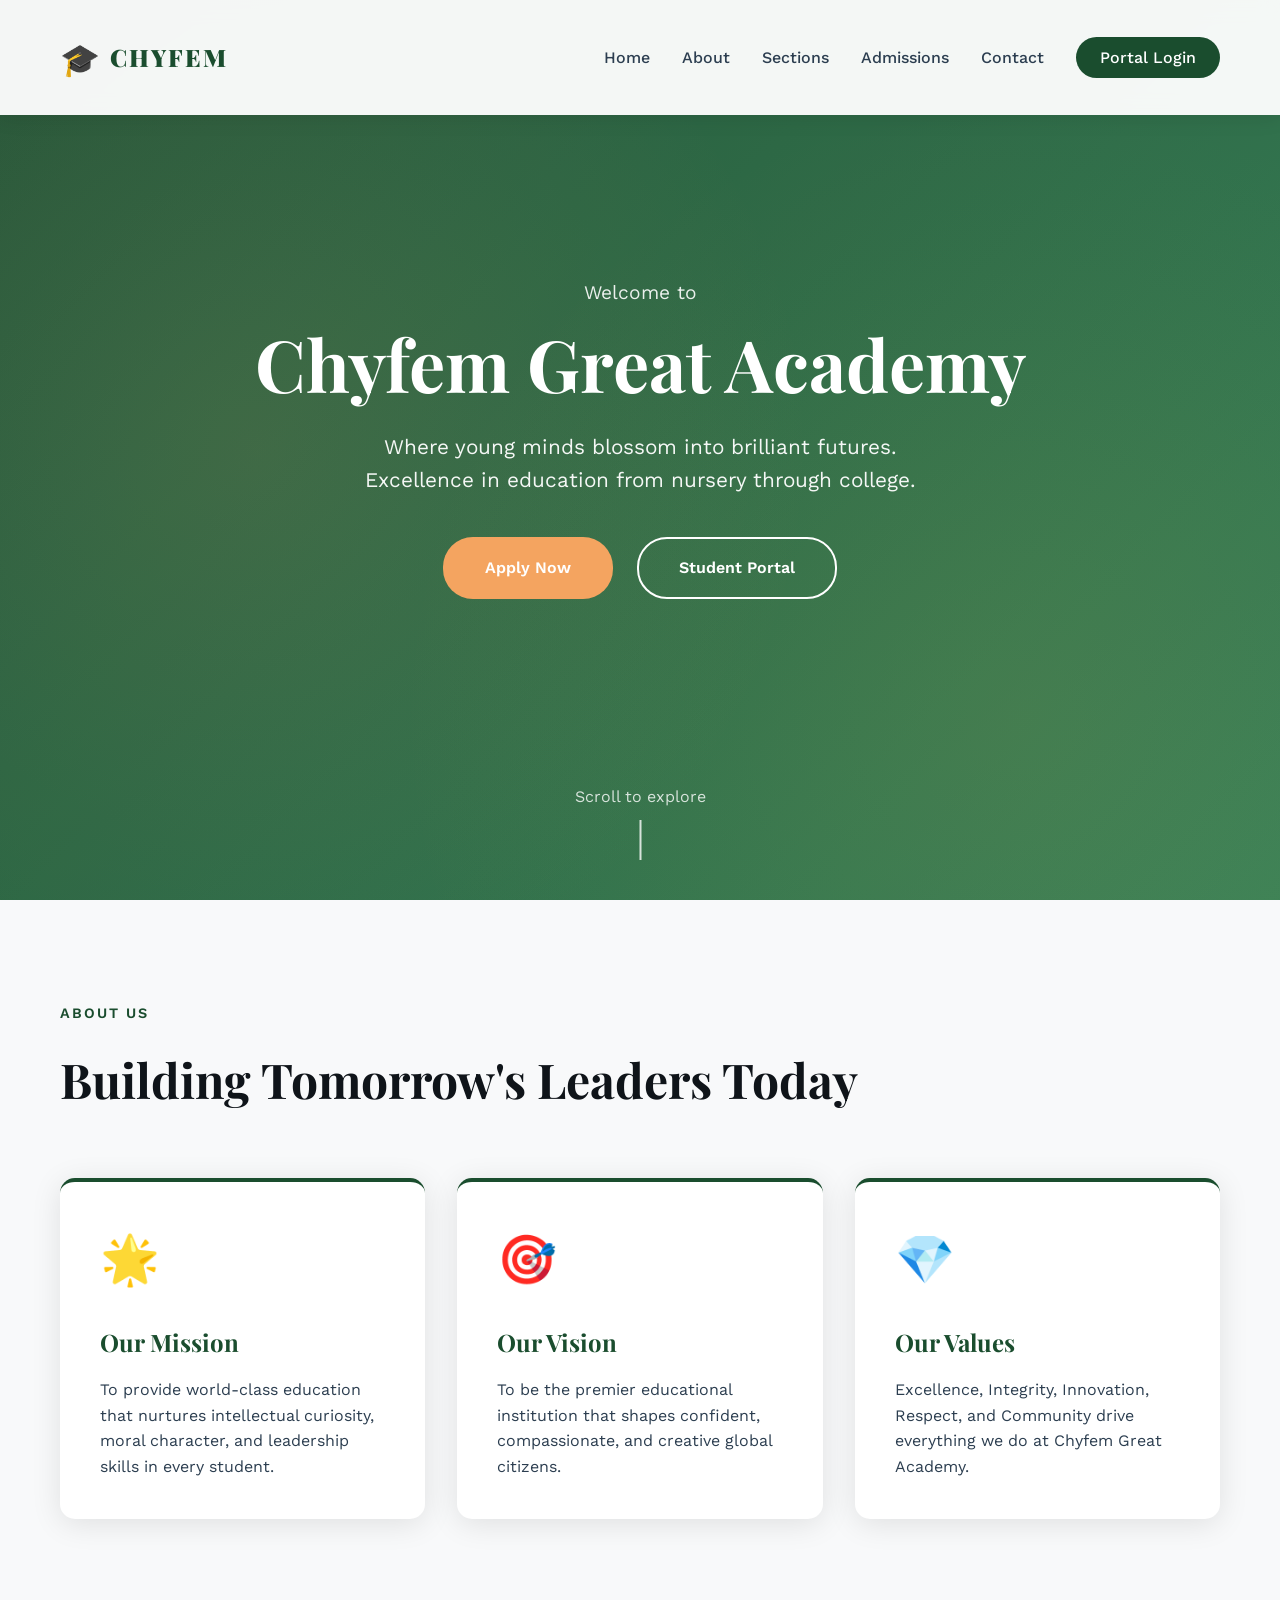
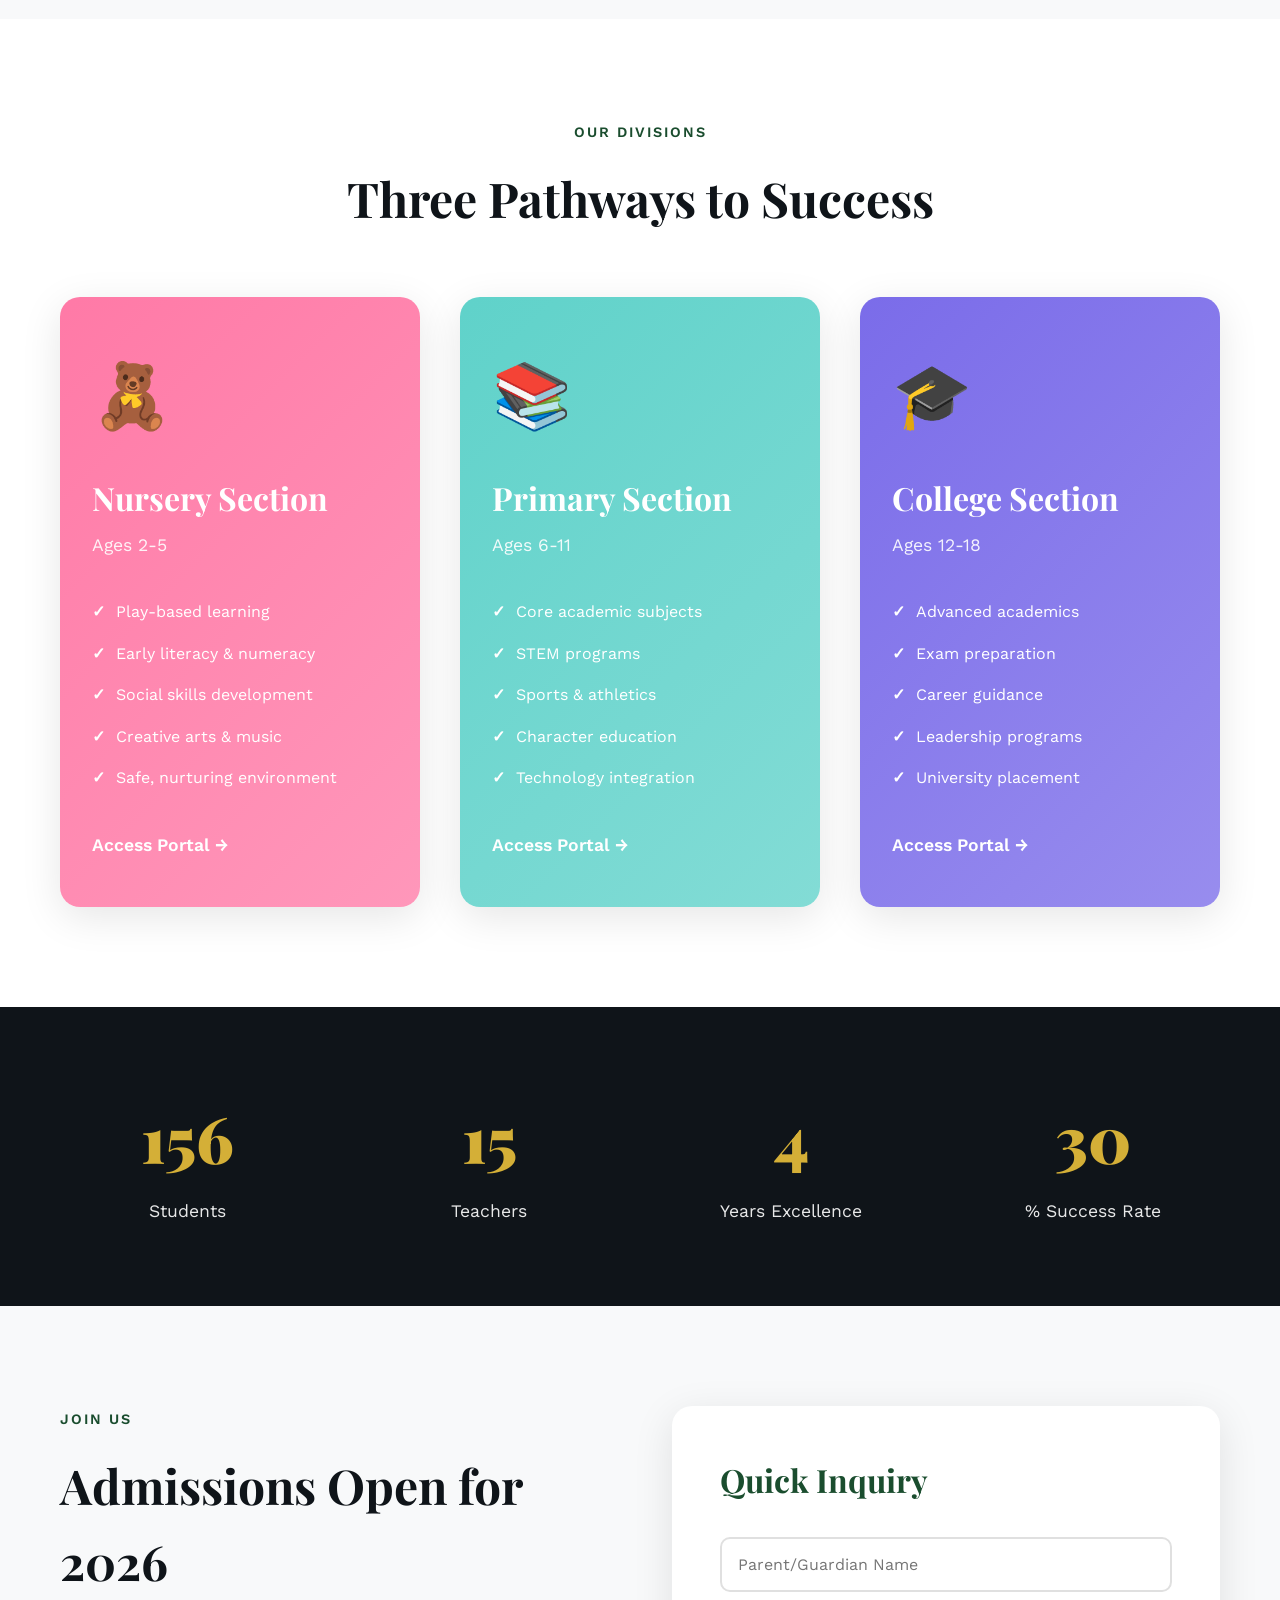
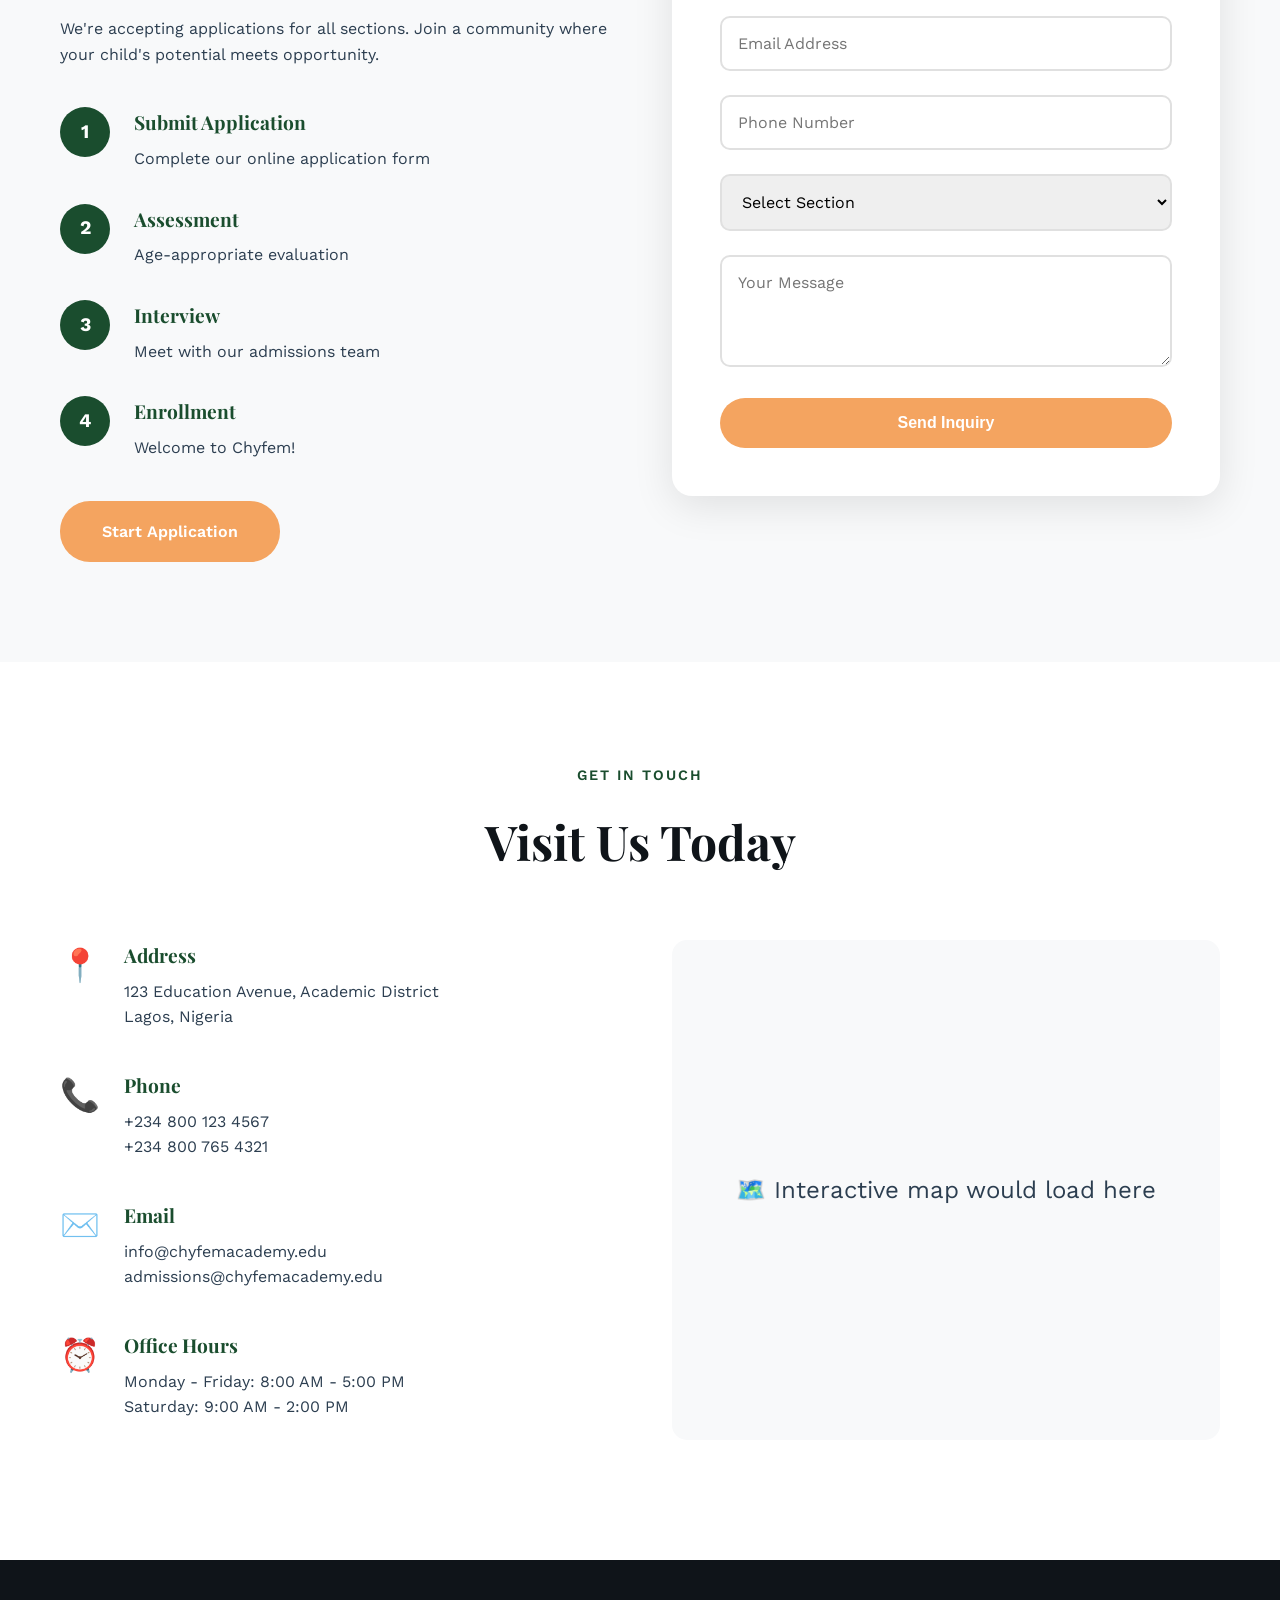
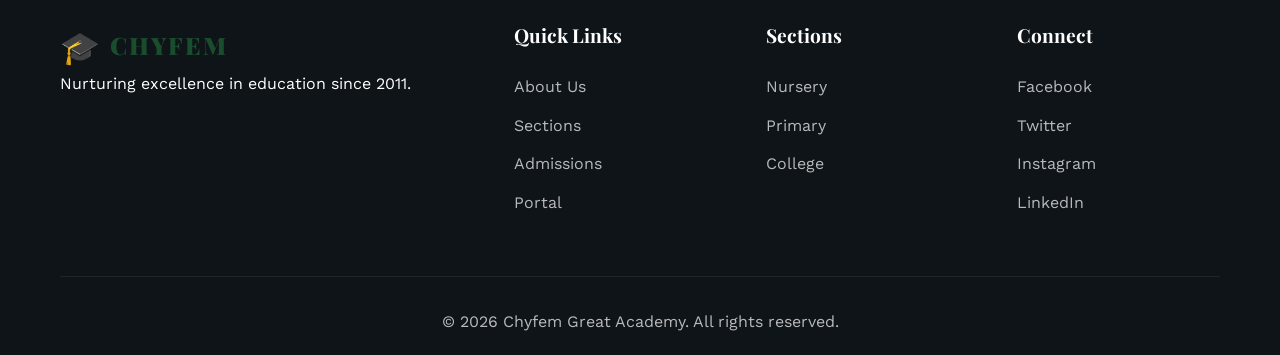
<file: index.html>
<!DOCTYPE html>
<html lang="en">
<head>
    <meta charset="UTF-8">
    <meta name="viewport" content="width=device-width, initial-scale=1.0">
    <title>Chyfem Great Academy - Nurturing Excellence</title>
    <link rel="stylesheet" href="styles.css">
    <link href="https://fonts.googleapis.com/css2?family=Playfair+Display:wght@400;600;700;900&family=Work+Sans:wght@300;400;500;600&display=swap" rel="stylesheet">
</head>
<body>
    <!-- Navigation -->
    <nav class="navbar">
        <div class="container">
            <div class="nav-brand">
                <div class="logo">
                    <span class="logo-icon">🎓</span>
                    <span class="logo-text">CHYFEM</span>
                </div>
            </div>
            <div class="nav-menu" id="navMenu">
                <a href="#home" class="nav-link">Home</a>
                <a href="#about" class="nav-link">About</a>
                <a href="#sections" class="nav-link">Sections</a>
                <a href="#admissions" class="nav-link">Admissions</a>
                <a href="#contact" class="nav-link">Contact</a>
                <a href="portal.html" class="nav-link nav-portal">Portal Login</a>
            </div>
            <div class="nav-toggle" id="navToggle">
                <span></span>
                <span></span>
                <span></span>
            </div>
        </div>
    </nav>

    <!-- Hero Section -->
    <section id="home" class="hero">
        <div class="hero-background"></div>
        <div class="container">
            <div class="hero-content">
                <h1 class="hero-title">
                    <span class="hero-subtitle">Welcome to</span>
                    Chyfem Great Academy
                </h1>
                <p class="hero-description">Where young minds blossom into brilliant futures. Excellence in education from nursery through college.</p>
                <div class="hero-buttons">
                    <a href="#admissions" class="btn btn-primary">Apply Now</a>
                    <a href="portal.html" class="btn btn-secondary">Student Portal</a>
                </div>
            </div>
        </div>
        <div class="hero-scroll">
            <span>Scroll to explore</span>
            <div class="scroll-indicator"></div>
        </div>
    </section>

    <!-- About Section -->
    <section id="about" class="about">
        <div class="container">
            <div class="section-header">
                <span class="section-label">About Us</span>
                <h2 class="section-title">Building Tomorrow's Leaders Today</h2>
            </div>
            <div class="about-grid">
                <div class="about-card">
                    <div class="about-icon">🌟</div>
                    <h3>Our Mission</h3>
                    <p>To provide world-class education that nurtures intellectual curiosity, moral character, and leadership skills in every student.</p>
                </div>
                <div class="about-card">
                    <div class="about-icon">🎯</div>
                    <h3>Our Vision</h3>
                    <p>To be the premier educational institution that shapes confident, compassionate, and creative global citizens.</p>
                </div>
                <div class="about-card">
                    <div class="about-icon">💎</div>
                    <h3>Our Values</h3>
                    <p>Excellence, Integrity, Innovation, Respect, and Community drive everything we do at Chyfem Great Academy.</p>
                </div>
            </div>
        </div>
    </section>

    <!-- Sections -->
    <section id="sections" class="sections">
        <div class="container">
            <div class="section-header centered">
                <span class="section-label">Our Divisions</span>
                <h2 class="section-title">Three Pathways to Success</h2>
            </div>
            <div class="sections-grid">
                <div class="section-card nursery">
                    <div class="section-card-inner">
                        <div class="section-icon">🧸</div>
                        <h3>Nursery Section</h3>
                        <p class="section-ages">Ages 2-5</p>
                        <ul class="section-features">
                            <li>Play-based learning</li>
                            <li>Early literacy & numeracy</li>
                            <li>Social skills development</li>
                            <li>Creative arts & music</li>
                            <li>Safe, nurturing environment</li>
                        </ul>
                        <a href="portal.html" class="section-link">Access Portal →</a>
                    </div>
                </div>
                <div class="section-card primary">
                    <div class="section-card-inner">
                        <div class="section-icon">📚</div>
                        <h3>Primary Section</h3>
                        <p class="section-ages">Ages 6-11</p>
                        <ul class="section-features">
                            <li>Core academic subjects</li>
                            <li>STEM programs</li>
                            <li>Sports & athletics</li>
                            <li>Character education</li>
                            <li>Technology integration</li>
                        </ul>
                        <a href="portal.html" class="section-link">Access Portal →</a>
                    </div>
                </div>
                <div class="section-card college">
                    <div class="section-card-inner">
                        <div class="section-icon">🎓</div>
                        <h3>College Section</h3>
                        <p class="section-ages">Ages 12-18</p>
                        <ul class="section-features">
                            <li>Advanced academics</li>
                            <li>Exam preparation</li>
                            <li>Career guidance</li>
                            <li>Leadership programs</li>
                            <li>University placement</li>
                        </ul>
                        <a href="portal.html" class="section-link">Access Portal →</a>
                    </div>
                </div>
            </div>
        </div>
    </section>

    <!-- Statistics -->
    <section class="stats">
        <div class="container">
            <div class="stats-grid">
                <div class="stat-item">
                    <div class="stat-number" data-target="500">0</div>
                    <div class="stat-label">Students</div>
                </div>
                <div class="stat-item">
                    <div class="stat-number" data-target="50">0</div>
                    <div class="stat-label">Teachers</div>
                </div>
                <div class="stat-item">
                    <div class="stat-number" data-target="15">0</div>
                    <div class="stat-label">Years Excellence</div>
                </div>
                <div class="stat-item">
                    <div class="stat-number" data-target="98">0</div>
                    <div class="stat-label">% Success Rate</div>
                </div>
            </div>
        </div>
    </section>

    <!-- Admissions -->
    <section id="admissions" class="admissions">
        <div class="container">
            <div class="admissions-content">
                <div class="admissions-text">
                    <span class="section-label">Join Us</span>
                    <h2 class="section-title">Admissions Open for 2026</h2>
                    <p>We're accepting applications for all sections. Join a community where your child's potential meets opportunity.</p>
                    <div class="admission-steps">
                        <div class="admission-step">
                            <span class="step-number">1</span>
                            <div>
                                <h4>Submit Application</h4>
                                <p>Complete our online application form</p>
                            </div>
                        </div>
                        <div class="admission-step">
                            <span class="step-number">2</span>
                            <div>
                                <h4>Assessment</h4>
                                <p>Age-appropriate evaluation</p>
                            </div>
                        </div>
                        <div class="admission-step">
                            <span class="step-number">3</span>
                            <div>
                                <h4>Interview</h4>
                                <p>Meet with our admissions team</p>
                            </div>
                        </div>
                        <div class="admission-step">
                            <span class="step-number">4</span>
                            <div>
                                <h4>Enrollment</h4>
                                <p>Welcome to Chyfem!</p>
                            </div>
                        </div>
                    </div>
                    <a href="#contact" class="btn btn-primary">Start Application</a>
                </div>
                <div class="admissions-form">
                    <form id="inquiryForm">
                        <h3>Quick Inquiry</h3>
                        <input type="text" placeholder="Parent/Guardian Name" required>
                        <input type="email" placeholder="Email Address" required>
                        <input type="tel" placeholder="Phone Number" required>
                        <select required>
                            <option value="">Select Section</option>
                            <option value="nursery">Nursery</option>
                            <option value="primary">Primary</option>
                            <option value="college">College</option>
                        </select>
                        <textarea placeholder="Your Message" rows="4"></textarea>
                        <button type="submit" class="btn btn-primary">Send Inquiry</button>
                    </form>
                </div>
            </div>
        </div>
    </section>

    <!-- Contact -->
    <section id="contact" class="contact">
        <div class="container">
            <div class="section-header centered">
                <span class="section-label">Get In Touch</span>
                <h2 class="section-title">Visit Us Today</h2>
            </div>
            <div class="contact-grid">
                <div class="contact-info">
                    <div class="contact-item">
                        <div class="contact-icon">📍</div>
                        <div>
                            <h4>Address</h4>
                            <p>123 Education Avenue, Academic District<br>Lagos, Nigeria</p>
                        </div>
                    </div>
                    <div class="contact-item">
                        <div class="contact-icon">📞</div>
                        <div>
                            <h4>Phone</h4>
                            <p>+234 800 123 4567<br>+234 800 765 4321</p>
                        </div>
                    </div>
                    <div class="contact-item">
                        <div class="contact-icon">✉️</div>
                        <div>
                            <h4>Email</h4>
                            <p>info@chyfemacademy.edu<br>admissions@chyfemacademy.edu</p>
                        </div>
                    </div>
                    <div class="contact-item">
                        <div class="contact-icon">⏰</div>
                        <div>
                            <h4>Office Hours</h4>
                            <p>Monday - Friday: 8:00 AM - 5:00 PM<br>Saturday: 9:00 AM - 2:00 PM</p>
                        </div>
                    </div>
                </div>
                <div class="contact-map">
                    <div class="map-placeholder">
                        <p>🗺️ Interactive map would load here</p>
                    </div>
                </div>
            </div>
        </div>
    </section>

    <!-- Footer -->
    <footer class="footer">
        <div class="container">
            <div class="footer-grid">
                <div class="footer-col">
                    <div class="logo">
                        <span class="logo-icon">🎓</span>
                        <span class="logo-text">CHYFEM</span>
                    </div>
                    <p>Nurturing excellence in education since 2011.</p>
                </div>
                <div class="footer-col">
                    <h4>Quick Links</h4>
                    <a href="#about">About Us</a>
                    <a href="#sections">Sections</a>
                    <a href="#admissions">Admissions</a>
                    <a href="portal.html">Portal</a>
                </div>
                <div class="footer-col">
                    <h4>Sections</h4>
                    <a href="portal.html">Nursery</a>
                    <a href="portal.html">Primary</a>
                    <a href="portal.html">College</a>
                </div>
                <div class="footer-col">
                    <h4>Connect</h4>
                    <a href="#">Facebook</a>
                    <a href="#">Twitter</a>
                    <a href="#">Instagram</a>
                    <a href="#">LinkedIn</a>
                </div>
            </div>
            <div class="footer-bottom">
                <p>&copy; 2026 Chyfem Great Academy. All rights reserved.</p>
            </div>
        </div>
    </footer>

    <script src="script.js"></script>
</body>
</html>
</file>
<file: styles.css>
:root {
    --primary: #1a4d2e;
    --primary-light: #2d7a4f;
    --secondary: #f4a460;
    --accent: #d4af37;
    --dark: #0f1419;
    --light: #f8f9fa;
    --white: #ffffff;
    --text: #2c3e50;
    --text-light: #6c757d;
    --nursery: #ff6b9d;
    --primary-color: #4ecdc4;
    --college: #6c5ce7;
    --shadow: rgba(0, 0, 0, 0.1);
    --shadow-lg: rgba(0, 0, 0, 0.15);
}

* {
    margin: 0;
    padding: 0;
    box-sizing: border-box;
}

body {
    font-family: 'Work Sans', sans-serif;
    color: var(--text);
    line-height: 1.6;
    overflow-x: hidden;
}

h1, h2, h3, h4 {
    font-family: 'Playfair Display', serif;
    font-weight: 700;
}

.container {
    max-width: 1200px;
    margin: 0 auto;
    padding: 0 20px;
}

/* Navigation */
.navbar {
    position: fixed;
    top: 0;
    left: 0;
    right: 0;
    background: rgba(255, 255, 255, 0.95);
    backdrop-filter: blur(10px);
    z-index: 1000;
    box-shadow: 0 2px 20px var(--shadow);
    transition: all 0.3s ease;
}

.navbar .container {
    display: flex;
    justify-content: space-between;
    align-items: center;
    padding: 1rem 20px;
}

.logo {
    display: flex;
    align-items: center;
    gap: 10px;
    font-family: 'Playfair Display', serif;
}

.logo-icon {
    font-size: 2rem;
}

.logo-text {
    font-size: 1.5rem;
    font-weight: 900;
    color: var(--primary);
    letter-spacing: 2px;
}

.nav-menu {
    display: flex;
    gap: 2rem;
    align-items: center;
}

.nav-link {
    color: var(--text);
    text-decoration: none;
    font-weight: 500;
    transition: all 0.3s ease;
    position: relative;
}

.nav-link::after {
    content: '';
    position: absolute;
    bottom: -5px;
    left: 0;
    width: 0;
    height: 2px;
    background: var(--primary);
    transition: width 0.3s ease;
}

.nav-link:hover::after {
    width: 100%;
}

.nav-portal {
    background: var(--primary);
    color: var(--white);
    padding: 0.5rem 1.5rem;
    border-radius: 25px;
}

.nav-portal::after {
    display: none;
}

.nav-portal:hover {
    background: var(--primary-light);
    transform: translateY(-2px);
}

.nav-toggle {
    display: none;
    flex-direction: column;
    gap: 5px;
    cursor: pointer;
}

.nav-toggle span {
    width: 25px;
    height: 3px;
    background: var(--primary);
    border-radius: 3px;
    transition: all 0.3s ease;
}

/* Hero Section */
.hero {
    position: relative;
    min-height: 100vh;
    display: flex;
    align-items: center;
    justify-content: center;
    overflow: hidden;
    padding-top: 80px;
}

.hero-background {
    position: absolute;
    top: 0;
    left: 0;
    width: 100%;
    height: 100%;
    background: linear-gradient(135deg, var(--primary) 0%, var(--primary-light) 100%);
    opacity: 0.95;
    z-index: -1;
}

.hero-background::before {
    content: '';
    position: absolute;
    top: 0;
    left: 0;
    width: 100%;
    height: 100%;
    background-image: 
        radial-gradient(circle at 20% 50%, rgba(244, 164, 96, 0.1) 0%, transparent 50%),
        radial-gradient(circle at 80% 80%, rgba(212, 175, 55, 0.1) 0%, transparent 50%);
    animation: float 20s ease-in-out infinite;
}

@keyframes float {
    0%, 100% { transform: translate(0, 0); }
    50% { transform: translate(30px, -30px); }
}

.hero-content {
    text-align: center;
    color: var(--white);
    animation: fadeInUp 1s ease;
}

@keyframes fadeInUp {
    from {
        opacity: 0;
        transform: translateY(30px);
    }
    to {
        opacity: 1;
        transform: translateY(0);
    }
}

.hero-subtitle {
    display: block;
    font-size: 1.2rem;
    font-family: 'Work Sans', sans-serif;
    font-weight: 400;
    margin-bottom: 1rem;
    opacity: 0.9;
    animation: fadeInUp 1s ease 0.2s backwards;
}

.hero-title {
    font-size: 4.5rem;
    line-height: 1.2;
    margin-bottom: 1.5rem;
    animation: fadeInUp 1s ease 0.4s backwards;
}

.hero-description {
    font-size: 1.3rem;
    max-width: 600px;
    margin: 0 auto 2.5rem;
    opacity: 0.95;
    animation: fadeInUp 1s ease 0.6s backwards;
}

.hero-buttons {
    display: flex;
    gap: 1.5rem;
    justify-content: center;
    animation: fadeInUp 1s ease 0.8s backwards;
}

.btn {
    display: inline-block;
    padding: 1rem 2.5rem;
    border-radius: 30px;
    text-decoration: none;
    font-weight: 600;
    transition: all 0.3s ease;
    border: 2px solid transparent;
}

.btn-primary {
    background: var(--secondary);
    color: var(--white);
}

.btn-primary:hover {
    background: transparent;
    border-color: var(--secondary);
    transform: translateY(-3px);
    box-shadow: 0 10px 25px rgba(244, 164, 96, 0.3);
}

.btn-secondary {
    background: transparent;
    border: 2px solid var(--white);
    color: var(--white);
}

.btn-secondary:hover {
    background: var(--white);
    color: var(--primary);
    transform: translateY(-3px);
}

.hero-scroll {
    position: absolute;
    bottom: 30px;
    left: 50%;
    transform: translateX(-50%);
    text-align: center;
    color: var(--white);
    opacity: 0.8;
    animation: fadeInUp 1s ease 1s backwards;
}

.scroll-indicator {
    width: 2px;
    height: 40px;
    background: var(--white);
    margin: 10px auto;
    position: relative;
    overflow: hidden;
}

.scroll-indicator::before {
    content: '';
    position: absolute;
    top: -40px;
    left: 0;
    width: 100%;
    height: 40px;
    background: var(--secondary);
    animation: scroll 2s ease-in-out infinite;
}

@keyframes scroll {
    0% { top: -40px; }
    100% { top: 40px; }
}

/* Section Styles */
section {
    padding: 100px 0;
}

.section-header {
    margin-bottom: 60px;
}

.section-header.centered {
    text-align: center;
}

.section-label {
    display: inline-block;
    color: var(--primary);
    font-weight: 600;
    font-size: 0.9rem;
    text-transform: uppercase;
    letter-spacing: 2px;
    margin-bottom: 1rem;
}

.section-title {
    font-size: 3rem;
    color: var(--dark);
    margin-bottom: 1rem;
}

/* About Section */
.about {
    background: var(--light);
}

.about-grid {
    display: grid;
    grid-template-columns: repeat(auto-fit, minmax(300px, 1fr));
    gap: 2rem;
}

.about-card {
    background: var(--white);
    padding: 2.5rem;
    border-radius: 15px;
    box-shadow: 0 5px 30px var(--shadow);
    transition: all 0.3s ease;
    border-top: 4px solid var(--primary);
}

.about-card:hover {
    transform: translateY(-10px);
    box-shadow: 0 15px 40px var(--shadow-lg);
}

.about-icon {
    font-size: 3rem;
    margin-bottom: 1.5rem;
}

.about-card h3 {
    font-size: 1.5rem;
    margin-bottom: 1rem;
    color: var(--primary);
}

/* Sections Grid */
.sections {
    background: var(--white);
}

.sections-grid {
    display: grid;
    grid-template-columns: repeat(auto-fit, minmax(320px, 1fr));
    gap: 2.5rem;
}

.section-card {
    position: relative;
    border-radius: 20px;
    overflow: hidden;
    box-shadow: 0 10px 40px var(--shadow);
    transition: all 0.4s ease;
}

.section-card::before {
    content: '';
    position: absolute;
    top: 0;
    left: 0;
    width: 100%;
    height: 100%;
    background: linear-gradient(135deg, rgba(255, 107, 157, 0.9), rgba(255, 107, 157, 0.7));
    z-index: 1;
    transition: all 0.4s ease;
}

.section-card.primary::before {
    background: linear-gradient(135deg, rgba(78, 205, 196, 0.9), rgba(78, 205, 196, 0.7));
}

.section-card.college::before {
    background: linear-gradient(135deg, rgba(108, 92, 231, 0.9), rgba(108, 92, 231, 0.7));
}

.section-card:hover {
    transform: translateY(-10px);
    box-shadow: 0 20px 50px var(--shadow-lg);
}

.section-card:hover::before {
    opacity: 0.95;
}

.section-card-inner {
    position: relative;
    z-index: 2;
    padding: 3rem 2rem;
    color: var(--white);
    min-height: 450px;
    display: flex;
    flex-direction: column;
}

.section-icon {
    font-size: 4rem;
    margin-bottom: 1.5rem;
}

.section-card h3 {
    font-size: 2rem;
    margin-bottom: 0.5rem;
}

.section-ages {
    font-size: 1.1rem;
    opacity: 0.9;
    margin-bottom: 2rem;
}

.section-features {
    list-style: none;
    margin-bottom: 2rem;
    flex-grow: 1;
}

.section-features li {
    padding: 0.5rem 0;
    padding-left: 1.5rem;
    position: relative;
}

.section-features li::before {
    content: '✓';
    position: absolute;
    left: 0;
    font-weight: bold;
}

.section-link {
    display: inline-block;
    color: var(--white);
    text-decoration: none;
    font-weight: 600;
    font-size: 1.1rem;
    transition: all 0.3s ease;
}

.section-link:hover {
    transform: translateX(5px);
}

/* Statistics */
.stats {
    background: var(--dark);
    color: var(--white);
    padding: 80px 0;
}

.stats-grid {
    display: grid;
    grid-template-columns: repeat(auto-fit, minmax(200px, 1fr));
    gap: 3rem;
    text-align: center;
}

.stat-number {
    font-size: 4rem;
    font-weight: 900;
    font-family: 'Playfair Display', serif;
    color: var(--accent);
    margin-bottom: 0.5rem;
}

.stat-label {
    font-size: 1.1rem;
    opacity: 0.9;
}

/* Admissions */
.admissions {
    background: var(--light);
}

.admissions-content {
    display: grid;
    grid-template-columns: 1fr 1fr;
    gap: 4rem;
    align-items: start;
}

.admission-steps {
    margin: 2.5rem 0;
}

.admission-step {
    display: flex;
    gap: 1.5rem;
    margin-bottom: 2rem;
    align-items: start;
}

.step-number {
    display: flex;
    align-items: center;
    justify-content: center;
    width: 50px;
    height: 50px;
    background: var(--primary);
    color: var(--white);
    border-radius: 50%;
    font-weight: bold;
    font-size: 1.2rem;
    flex-shrink: 0;
}

.admission-step h4 {
    font-size: 1.2rem;
    margin-bottom: 0.5rem;
    color: var(--primary);
}

.admissions-form {
    background: var(--white);
    padding: 3rem;
    border-radius: 20px;
    box-shadow: 0 10px 40px var(--shadow);
}

.admissions-form h3 {
    font-size: 2rem;
    margin-bottom: 2rem;
    color: var(--primary);
}

.admissions-form input,
.admissions-form select,
.admissions-form textarea {
    width: 100%;
    padding: 1rem;
    margin-bottom: 1.5rem;
    border: 2px solid #e0e0e0;
    border-radius: 10px;
    font-family: 'Work Sans', sans-serif;
    font-size: 1rem;
    transition: all 0.3s ease;
}

.admissions-form input:focus,
.admissions-form select:focus,
.admissions-form textarea:focus {
    outline: none;
    border-color: var(--primary);
}

.admissions-form button {
    width: 100%;
    border: none;
    cursor: pointer;
    font-size: 1rem;
}

/* Contact */
.contact {
    background: var(--white);
}

.contact-grid {
    display: grid;
    grid-template-columns: 1fr 1fr;
    gap: 4rem;
}

.contact-item {
    display: flex;
    gap: 1.5rem;
    margin-bottom: 2.5rem;
}

.contact-icon {
    font-size: 2rem;
    flex-shrink: 0;
}

.contact-item h4 {
    font-size: 1.2rem;
    margin-bottom: 0.5rem;
    color: var(--primary);
}

.map-placeholder {
    background: var(--light);
    height: 500px;
    border-radius: 15px;
    display: flex;
    align-items: center;
    justify-content: center;
    font-size: 1.5rem;
}

/* Footer */
.footer {
    background: var(--dark);
    color: var(--white);
    padding: 60px 0 20px;
}

.footer-grid {
    display: grid;
    grid-template-columns: 2fr 1fr 1fr 1fr;
    gap: 3rem;
    margin-bottom: 3rem;
}

.footer-col h4 {
    font-size: 1.2rem;
    margin-bottom: 1.5rem;
}

.footer-col a {
    display: block;
    color: rgba(255, 255, 255, 0.7);
    text-decoration: none;
    margin-bottom: 0.8rem;
    transition: all 0.3s ease;
}

.footer-col a:hover {
    color: var(--secondary);
    padding-left: 5px;
}

.footer-bottom {
    text-align: center;
    padding-top: 2rem;
    border-top: 1px solid rgba(255, 255, 255, 0.1);
    opacity: 0.7;
}

/* Responsive Design */
@media (max-width: 768px) {
    .nav-menu {
        position: fixed;
        top: 70px;
        left: -100%;
        width: 100%;
        background: var(--white);
        flex-direction: column;
        padding: 2rem;
        box-shadow: 0 5px 20px var(--shadow);
        transition: left 0.3s ease;
    }

    .nav-menu.active {
        left: 0;
    }

    .nav-toggle {
        display: flex;
    }

    .hero-title {
        font-size: 2.5rem;
    }

    .hero-description {
        font-size: 1.1rem;
    }

    .hero-buttons {
        flex-direction: column;
        align-items: stretch;
    }

    .section-title {
        font-size: 2rem;
    }

    .admissions-content,
    .contact-grid {
        grid-template-columns: 1fr;
    }

    .footer-grid {
        grid-template-columns: 1fr;
    }

    .sections-grid {
        grid-template-columns: 1fr;
    }
}

@media (max-width: 480px) {
    .hero-title {
        font-size: 2rem;
    }

    .stat-number {
        font-size: 3rem;
    }
}
</file>
